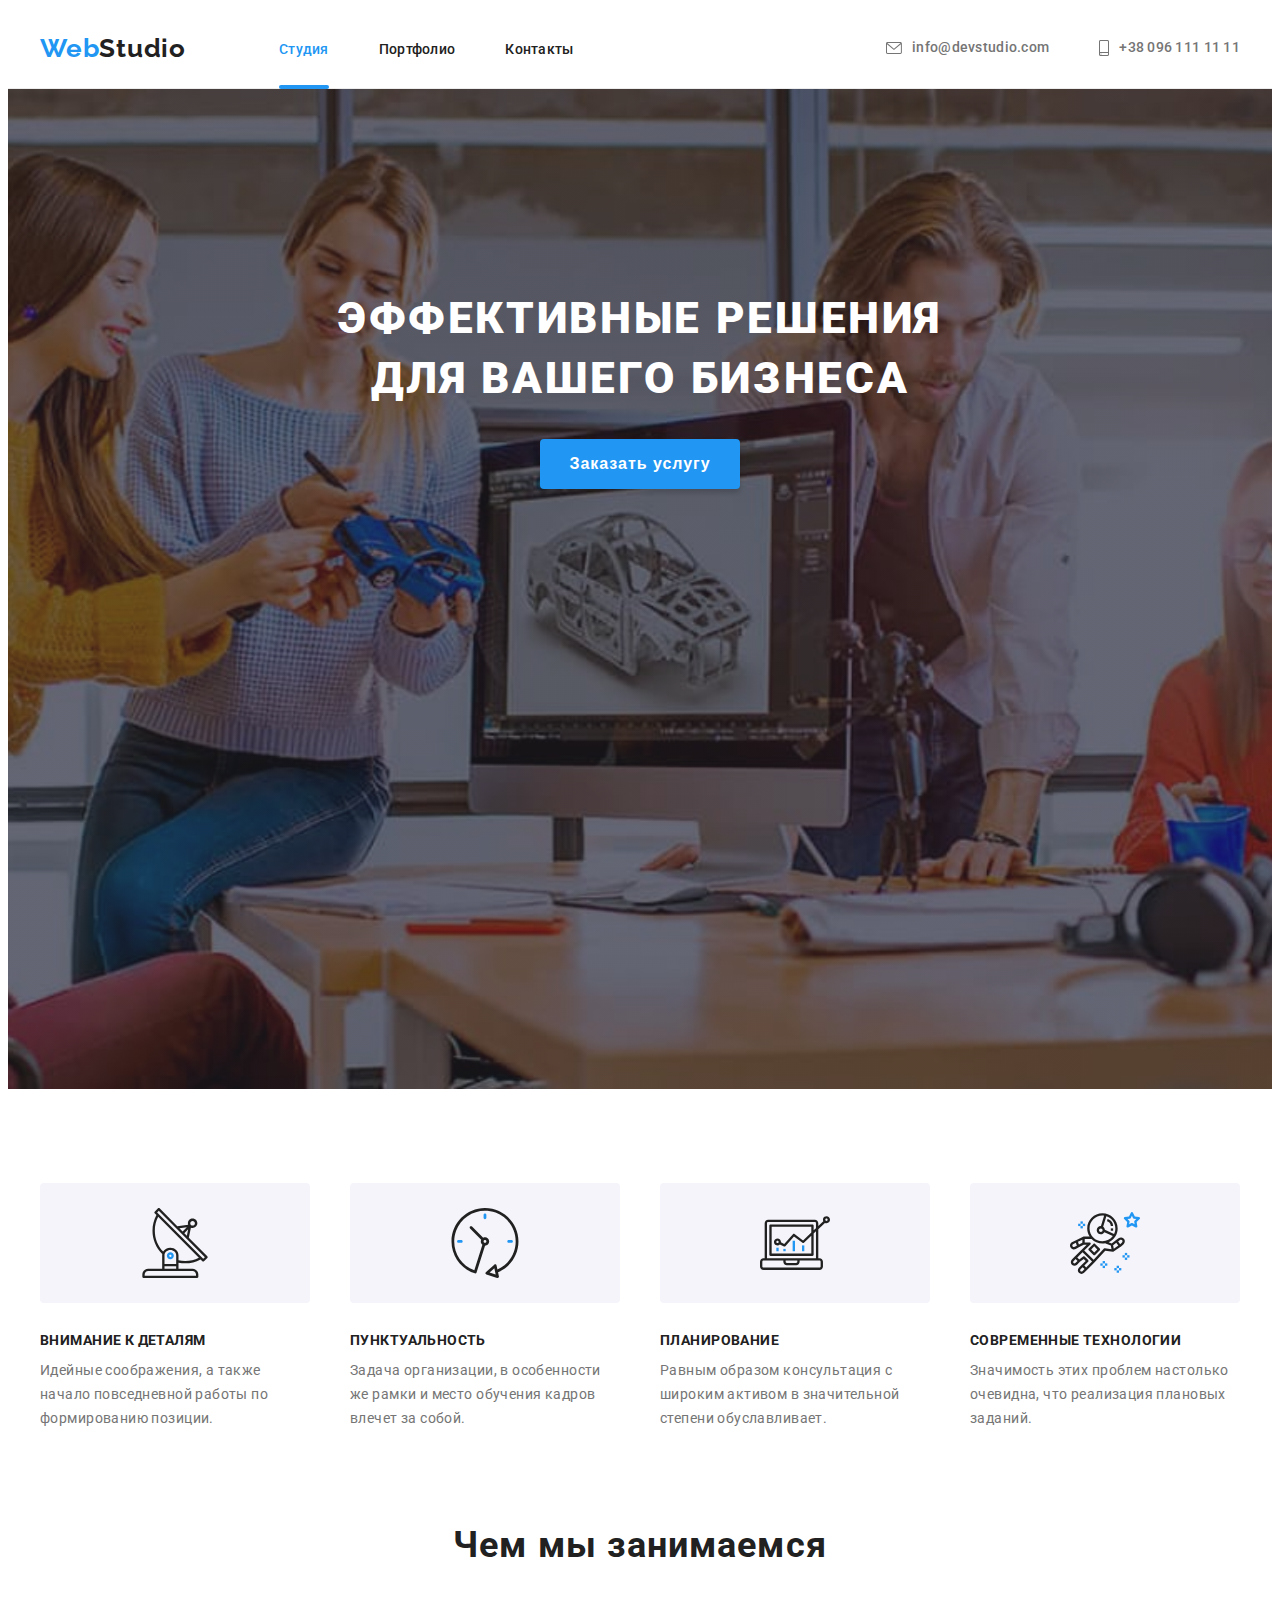
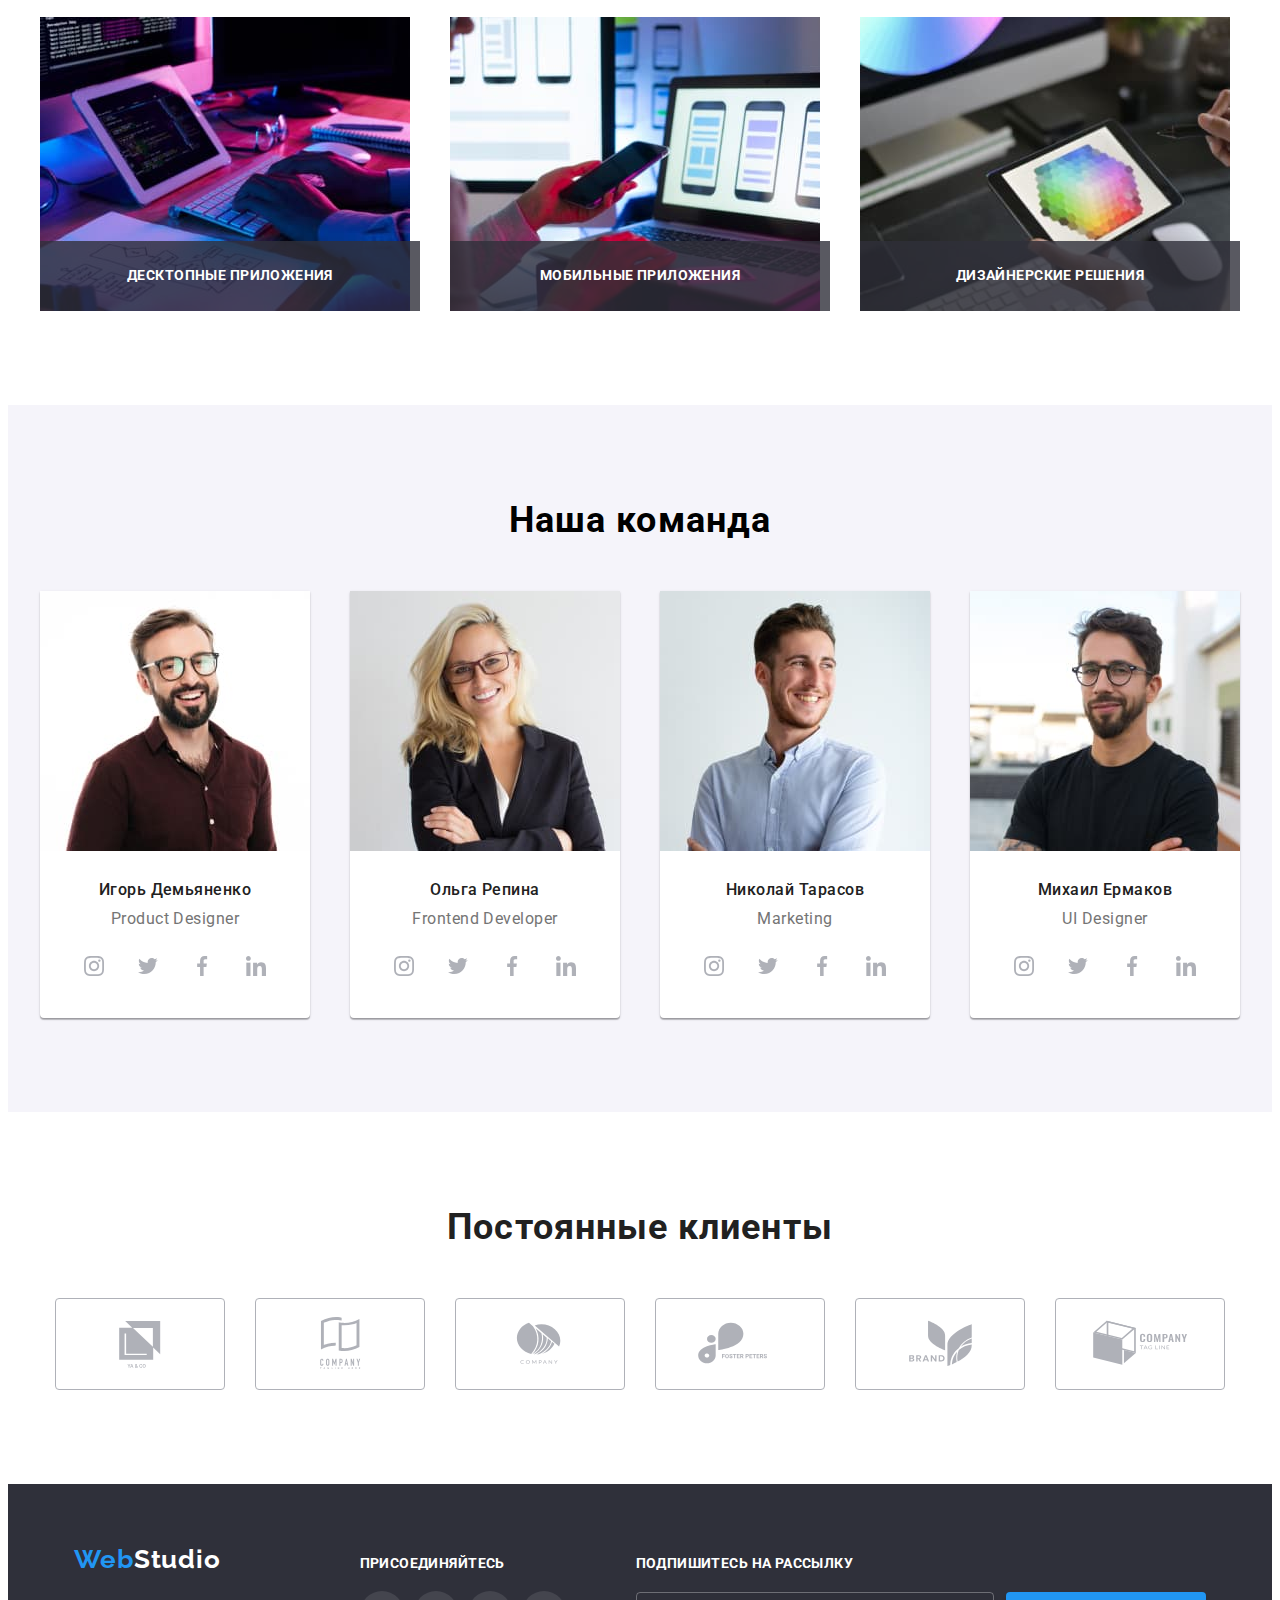
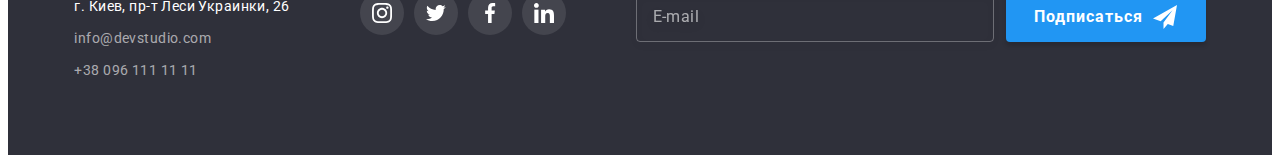
<file: index.html>
<!DOCTYPE html>
<html lang="ru">
<head>
    <meta charset="UTF-8">
    <meta http-equiv="X-UA-Compatible" content="IE=edge">
    <meta name="viewport" content="width=device-width, initial-scale=1.0">
    <link rel="preconnect" href="https://fonts.googleapis.com" />
    <link rel="preconnect" href="https://fonts.gstatic.com" crossorigin />
    <link href="https://fonts.googleapis.com/css2?family=Roboto:wght@400;500;700;900&family=Raleway:wght@700&display=swap"
        rel="stylesheet" 
    />
    <title>Gnat mac WebStudio</title>
    <link rel="stylesheet" href="https://cdnjs.cloudflare.com/ajax/libs/modern-normalize/1.1.0/modern-normalize.min.css"
        integrity="sha512-wpPYUAdjBVSE4KJnH1VR1HeZfpl1ub8YT/NKx4PuQ5NmX2tKuGu6U/JRp5y+Y8XG2tV+wKQpNHVUX03MfMFn9Q=="
        crossorigin="anonymous" referrerpolicy="no-referrer" />
    <link rel="stylesheet" href="./css/main.min.css" />
</head>
    <body class="body">
    <!--Section 1 header--> 
    <header class="header">
        <div class="container">
            <a class="header__logo logo link" href="./index.html">Web<span class="header__logo-text--right">Studio</span>
            </a>
           
            <nav class="navigation">
                <ul class="menu-list__list list">
                    <li class="menu-list__item"><a class="menu-list__link link current" href="./index.html">Студия</a></li>
                    <li class="menu-list__item"><a class="menu-list__link link" href="./portfolio.html">Портфолио</a></li>
                    <li class="menu-list__item"><a class="menu-list__link link" href="">Контакты</a></li>
                </ul>
            </nav>
            <div class="contacts">
                <a class="contacts__link link" href="mailto:info@devstudio.com">
                    <svg class="contacts__icon" width="16" height="12">
                        <use href="./images/icons/symbol-defs.svg#icon-envelope"></use>
                    </svg>
                    info@devstudio.com</a>
                <a class="contacts__link link" href="tel:+380961111111">
                    <svg class="contacts__icon" width="10" height="16">
                        <use href="./images/icons/symbol-defs.svg#icon-smartphone"></use>
                    </svg>
                    +38 096 111 11 11</a>
            </div>
            
            <button type="button" class="menu-open-button" >
                <svg class="open-icon" width="40" height="40">
                    <use class="icon-menu-open" href="./images/icons/symbol-defs.svg#icon-menu-open"></use>
                </svg>
            </button>
        </div>
            <div class="mob-overlay">
                <div class="mob-menu is-hidden">
                    <div class="container">
                        <button type="button" class="menu-close-button">
                            <svg class="close-icon" width="40" height="40">
                                <use class="icon-menu-close" href="./images/icons/symbol-defs.svg#icon-menu-close"></use>
                            </svg>
                        </button>
                        <div class="mob-menu-top">
                            <ul class="mob-menu-list list">
                                <li class="mob-menu-list__item"><a class="mob-menu-list__link link current" href="./index.html">Студия</a></li>
                                <li class="mob-menu-list__item"><a class="mob-menu-list__link link" href="./portfolio.html">Портфолио</a></li>
                                <li class="mob-menu-list__item"><a class="mob-menu-list__link link" href="">Контакты</a></li>
                            </ul>
                        </div>
                        <div class="mob-menu-bottom">
                            <div class="mob-contacts">
                                <a class="mob-contacts__tel link" href="tel:+380961111111">
                                    +38 096 111 11 11</a>
                                <a class="mob-contacts__link link" href="mailto:info@devstudio.com">
                                    info@devstudio.com</a>
                            </div>
                            <ul class="mob-soc-list list">
                                <li class="mob-soc-list__item"> <a href="" class="mob-soc-list__link link" href="">
                                Instargram</a> </li>
                                <li class="mob-soc-list__item"> <a href="" class="mob-soc-list__link link" href="">
                                Twitter</a> </li>
                                <li class="mob-soc-list__item"> <a href="" class="mob-soc-list__link link" href="">
                                Facebook</a> </li>
                                <li class="mob-soc-list__item"> <a href="" class="mob-soc-list__link link" href="">
                                Linkedin</a> </li>
                            </ul>
                        </div>
                    </div>
                </div>
            </div>
        <!-- </div> -->
    </header>
    <main>
    <!--Section 2 hero -->
        <section class="hero">
            <div class="container">
            <div class="hero__pic">   
            <h1 class="hero__title">Эффективные решения для вашего бизнеса</h1>
                <button type="button" class="hero__btn btn" data-modal-open>Заказать услугу</button>
            </div>
            </div>
        </section>
    <!--Section 3 benefits -->
        <section class="benefits section">
            <div class="container">
            <ul class="benefits-list list">
                <li class="benefits-list__item">
                    <div class="benefits-list__icons">
                    <svg class="benefits-list__icon">
                        <use href="./images/icons/symbol-defs.svg#icon-antenna"></use>
                    </svg>
                    </div>
                    <p class="benefits-list__text-up text-up">Внимание к деталям</p>
                    <p class="benefits-list__text-low text-low">Идейные соображения, а также начало повседневной работы по формированию позиции.</p>
                </li>
                <li class="benefits-list__item">
                    <div class="benefits-list__icons">
                    <svg class="benefits-list__icon">
                        <use href="./images/icons/symbol-defs.svg#icon-clock"></use>
                    </svg>
                    </div>
                    <p class="benefits-list__text-up text-up">Пунктуальность</p>
                    <p class="benefits-list__text-low text-low">Задача организации, в особенности же рамки и место обучения кадров влечет за собой.</p>
                </li>
                <li class="benefits-list__item">
                    <div class="benefits-list__icons">
                    <svg class="benefits-list__icon">
                        <use href="./images/icons/symbol-defs.svg#icon-diagram"></use>
                    </svg>
                    </div>
                    <p class="benefits-list__text-up text-up">Планирование</p>
                    <p class="benefits-list__text-low text-low">Равным образом консультация с широким активом в значительной степени обуславливает.</p>
                </li>
                <li class="benefits-list__item">
                    <div class="benefits-list__icons">
                    <svg class="benefits-list__icon">
                        <use href="./images/icons/symbol-defs.svg#icon-astronaut"></use>
                    </svg>
                    </div>
                    <p class="benefits-list__text-up text-up">Современные технологии</p>
                    <p class="benefits-list__text-low text-low">Значимость этих проблем настолько очевидна, что реализация плановых заданий.</p>
                </li>
            </ul>
            </div>
        </section>
    <!--Section 4 what-we-do -->
        <section class="we-do section">
            <div class="container">
            <h2 class="we-do-title">Чем мы занимаемся</h2>
            <ul class="we-do-list list">
                <li class="we-do-list__item"><img src="./images/we-do-1.jpg" alt="десктопный приложения" width="370">
                <div class="we-do-list__name">
                    <p class="we-do-list__text">Десктопные приложения</p>
                </div>
                </li>
                <li class="we-do-list__item"><img src="./images/we-do-2.jpg" alt="мобильные приложения" width="370">
                <div class="we-do-list__name">
                    <p class="we-do-list__text">Мобильные приложения</p>
                </div>
                </li>
                <li class="we-do-list__item"><img src="./images/we-do-3.jpg" alt="дизайнерские решения" width="370">
                <div class="we-do-list__name">
                    <p class="we-do-list__text">Дизайнерские решения</p>
                </div>
                </li>
            </ul>
            </div>
        </section>
    <!--Section 5 our-team -->
        <section class="our-team section">
            <div class="container">
            <h2 class="our-team-title">Наша команда</h2>
            <ul class="our-team-list list">
                <li class="our-team-list__item">
                    <picture>
                        <source srcset="
                        ./images/team-1-1200-1.jpg 1x,
                        ./images/team-1-1200-2.jpg 2x" media="(min-width: 1200px)" type="image/jpeg" />
                        <source srcset="
                        ./images/team-1-768-1.jpg 1x,
                        ./images/team-1-768-2.jpg 2x" media="(min-width: 768px)" type="image/jpeg" />
                        <source srcset="
                        ./images/team-1-480-2.jpg 2x" media="(max-width: 480px)" type="image/jpeg" />
                        <img class="our-team-list" src="./images/team-1-480-1.jpg" alt="Игорь Демьяненко" width="450" height="460" />
                    </picture>
                    <div class="our-team-list__text"> 
                    <h3 class="our-team-list__text-up text-up">Игорь Демьяненко</p>
                    <p class="our-team-list__text-low text-low" lang="en">Product Designer</p>
                    <ul class="social-list our-team-list__social-list list ">
                        <li class="social-list__item">
                            <a href="" class="social-list__link link">
                                <svg class="social-list__icon" width="20" height="20">
                                    <use href="./images/icons/symbol-defs.svg#icon-instagram"></use>
                                </svg>
                            </a></li>
                        <li class="social-list__item">
                            <a href="" class="social-list__link link">
                                <svg class="social-list__icon" width="20" height="20">
                                    <use href="./images/icons/symbol-defs.svg#icon-twitter"></use>
                                </svg>
                            </a></li>
                        <li class="social-list__item">
                            <a href="" class="social-list__link link">
                                <svg class="social-list__icon" width="20" height="20">
                                    <use href="./images/icons/symbol-defs.svg#icon-facebook"></use>
                                </svg>
                            </a></li>
                        <li class="social-list__item">
                            <a href="" class="social-list__link link">
                                <svg class="social-list__icon" width="20" height="20">
                                    <use href="./images/icons/symbol-defs.svg#icon-linkedin"></use>
                                </svg>
                            </a></li>
                    </ul>
                </div>
                </li>
                <li class="our-team-list__item">
                    <picture>
                        <source srcset="
                        ./images/team-2-1200-1.jpg 1x,
                        ./images/team-2-1200-2.jpg 2x" media="(min-width: 1200px)" type="image/jpeg" />
                        <source srcset="
                        ./images/team-2-768-1.jpg 1x,
                        ./images/team-2-768-2.jpg 2x" media="(min-width: 768px)" type="image/jpeg" />
                        <source srcset="
                        ./images/team-2-480-2.jpg 2x" media="(max-width: 480px)" type="image/jpeg" />
                        <img class="our-team-list" src="./images/team-2-480-1.jpg" alt="Ольга Репина" width="450" height="460" />
                    </picture>
                    <div class="our-team-list__text">
                    <h3 class="our-team-list__text-up text-up">Ольга Репина</p>
                    <p class="our-team-list__text-low text-low" lang="en">Frontend Developer</p>
                        <ul class="social-list our-team-list__social-list list ">
                            <li class="social-list__item">
                                <a href="" class="social-list__link link">
                                    <svg class="social-list__icon" width="20" height="20">
                                        <use href="./images/icons/symbol-defs.svg#icon-instagram"></use>
                                    </svg>
                                </a>
                            </li>
                            <li class="social-list__item">
                                <a href="" class="social-list__link link">
                                    <svg class="social-list__icon" width="20" height="20">
                                        <use href="./images/icons/symbol-defs.svg#icon-twitter"></use>
                                    </svg>
                                </a>
                            </li>
                            <li class="social-list__item">
                                <a href="" class="social-list__link link">
                                    <svg class="social-list__icon" width="20" height="20">
                                        <use href="./images/icons/symbol-defs.svg#icon-facebook"></use>
                                    </svg>
                                </a>
                            </li>
                            <li class="social-list__item">
                                <a href="" class="social-list__link link">
                                    <svg class="social-list__icon" width="20" height="20">
                                        <use href="./images/icons/symbol-defs.svg#icon-linkedin"></use>
                                    </svg>
                                </a>
                            </li>
                        </ul>
                </div>
                </li>
                <li class="our-team-list__item">
                    <picture>
                        <source srcset="
                        ./images/team-3-1200-1.jpg 1x,
                        ./images/team-3-1200-2.jpg 2x" media="(min-width: 1200px)" type="image/jpeg" />
                        <source srcset="
                        ./images/team-3-768-1.jpg 1x,
                        ./images/team-3-768-2.jpg 2x" media="(min-width: 768px)" type="image/jpeg" />
                        <source srcset="
                        ./images/team-3-480-2.jpg 2x" media="(max-width: 480px)" type="image/jpeg" />
                        <img class="our-team-list" src="./images/team-3-480-1.jpg" alt="Николай Тарасов" width="450" height="460" />
                    </picture>
                    <div class="our-team-list__text">
                    <h3 class="our-team-list__text-up text-up">Николай Тарасов</p>
                    <p class="our-team-list__text-low text-low" lang="en">Marketing</p>
                        <ul class="social-list our-team-list__social-list list ">
                            <li class="social-list__item">
                                <a href="" class="social-list__link link">
                                    <svg class="social-list__icon" width="20" height="20">
                                        <use href="./images/icons/symbol-defs.svg#icon-instagram"></use>
                                    </svg>
                                </a>
                            </li>
                            <li class="social-list__item">
                                <a href="" class="social-list__link link">
                                    <svg class="social-list__icon" width="20" height="20">
                                        <use href="./images/icons/symbol-defs.svg#icon-twitter"></use>
                                    </svg>
                                </a>
                            </li>
                            <li class="social-list__item">
                                <a href="" class="social-list__link link">
                                    <svg class="social-list__icon" width="20" height="20">
                                        <use href="./images/icons/symbol-defs.svg#icon-facebook"></use>
                                    </svg>
                                </a>
                            </li>
                            <li class="social-list__item">
                                <a href="" class="social-list__link link">
                                    <svg class="social-list__icon" width="20" height="20">
                                        <use href="./images/icons/symbol-defs.svg#icon-linkedin"></use>
                                    </svg>
                                </a>
                            </li>
                        </ul>
                </div>
                </li>
                <li class="our-team-list__item">
                    <picture>
                        <source srcset="
                        ./images/team-4-1200-1.jpg 1x,
                        ./images/team-4-1200-2.jpg 2x" media="(min-width: 1200px)" type="image/jpeg" />
                        <source srcset="
                        ./images/team-4-768-1.jpg 1x,
                        ./images/team-4-768-2.jpg 2x" media="(min-width: 768px)" type="image/jpeg" />
                        <source srcset="
                        ./images/team-4-480-2.jpg 2x" media="(max-width: 480px)" type="image/jpeg" />
                        <img class="our-team-list" src="./images/team-4-480-1.jpg" alt="Михаил Ермаков" width="450" height="460" />
                    </picture>
                    <div class="our-team-list__text">
                    <h3 class="our-team-list__text-up text-up">Михаил Ермаков</p>
                    <p class="our-team-list__text-low text-low" lang="en">UI Designer</p>
                    <ul class="social-list our-team-list__social-list list ">
                        <li class="social-list__item">
                            <a href="" class="social-list__link link">
                                <svg class="social-list__icon" width="20" height="20">
                                    <use href="./images/icons/symbol-defs.svg#icon-instagram"></use>
                                </svg>
                            </a>
                        </li>
                        <li class="social-list__item">
                            <a href="" class="social-list__link link">
                                <svg class="social-list__icon" width="20" height="20">
                                    <use href="./images/icons/symbol-defs.svg#icon-twitter"></use>
                                </svg>
                            </a>
                        </li>
                        <li class="social-list__item">
                            <a href="" class="social-list__link link">
                                <svg class="social-list__icon" width="20" height="20">
                                    <use href="./images/icons/symbol-defs.svg#icon-facebook"></use>
                                </svg>
                            </a>
                        </li>
                        <li class="social-list__item">
                            <a href="" class="social-list__link link">
                                <svg class="social-list__icon" width="20" height="20">
                                    <use href="./images/icons/symbol-defs.svg#icon-linkedin"></use>
                                </svg>
                            </a>
                        </li>
                    </ul>
                </div>
                </li>
            </ul>
            </div>
        </section>
        <!--Section 6 CLIENTS -->
        <section class="client section">
            <div class="container">
                <h2 class="client-title">Постоянные клиенты</h2>
                <ul class="client-list list">
                    <li class="client-list__item"><a href="" class="client-list__link link">
                        <svg class="client-list__icon" width="170" height="92">
                                    <use href="./images/icons/symbol-defs.svg#icon-Client-1"></use>
                                </svg>
                    </a></li>
                    <li class="client-list__item"><a href="" class="client-list__link link">
                        <svg class="client-list__icon" width="170" height="92">
                                    <use href="./images/icons/symbol-defs.svg#icon-Client-2"></use>
                                </svg>
                    </a></li>
                    <li class="client-list__item"><a href="" class="client-list__link link">
                        <svg class="client-list__icon" width="170" height="92">
                                    <use href="./images/icons/symbol-defs.svg#icon-Client-3"></use>
                                </svg>
                    </a></li>
                    <li class="client-list__item"><a href="" class="client-list__link link">
                        <svg class="client-list__icon" width="170" height="92">
                                    <use href="./images/icons/symbol-defs.svg#icon-Client-4"></use>
                                </svg>
                    </a></li>
                    <li class="client-list__item"><a href="" class="client-list__link link">
                        <svg class="client-list__icon" width="170" height="92">
                                    <use href="./images/icons/symbol-defs.svg#icon-Client-5"></use>
                                </svg>
                    </a></li>
                    <li class="client-list__item"><a href="" class="client-list__link link">
                        <svg class="client-list__icon" width="170" height="92">
                                    <use href="./images/icons/symbol-defs.svg#icon-Client-6"></use>
                                </svg>
                    </a></li>
                </ul>
            </div>
        </section>
    </main>
    <!--Section FOOTER -->
    <footer class="footer section">
        <div class="container">
            <div class="footer-wrap">
                <div class="footer-box">
                <div class="footer-info">
                    <a class="logo footer__logo link" href="./index.html">Web<span
                            class="footer__logo-text--right-white">Studio</span></a>
                    <address>
                        <ul class="footer-list list">
                            <li class="footer-list__item"><a href="https://goo.gl/maps/JQPirbtN8Ry6AJ1e7" target="_blank"
                                    class="footer-list__address link">г. Киев, пр-т Леси Украинки, 26</a></li>
                            <li class="footer-list__item"><a href="mailto:info@devstudio.com"
                                    class="link footer-list__link">info@devstudio.com</a></li>
                            <li class="footer-list__item"><a href="tel:+380961111111" class="link footer-list__link">+38 096
                                    111 11
                                    11</a></li>
                        </ul>
                    </address>
                </div>
                <div class="footer-social">
                    <h3 class="footer-social-title">Присоединяйтесь</h3>
                    <ul class="footer-social-list  list">
                        <li class="footer-social-list__item">
                            <a href="" class="footer-social-list__link link">
                                <svg class="footer-social-list__icon" width="20" height="20">
                                    <use href="./images/icons/symbol-defs.svg#icon-instagram"></use>
                                </svg>
                            </a>
                        </li>
                        <li class="footer-social-list__item">
                            <a href="" class="footer-social-list__link link">
                                <svg class="footer-social-list__icon" width="20" height="20">
                                    <use href="./images/icons/symbol-defs.svg#icon-twitter"></use>
                                </svg>
                            </a>
                        </li>
                        <li class="footer-social-list__item">
                            <a href="" class="footer-social-list__link link">
                                <svg class="footer-social-list__icon" width="20" height="20">
                                    <use href="./images/icons/symbol-defs.svg#icon-facebook"></use>
                                </svg>
                            </a>
                        </li>
                        <li class="footer-social-list__item">
                            <a href="" class="footer-social-list__link link">
                                <svg class="footer-social-list__icon" width="20" height="20">
                                    <use href="./images/icons/symbol-defs.svg#icon-linkedin"></use>
                                </svg>
                            </a>
                        </li>
                    </ul>
                </div>
                </div>
                <div class="footer-form">
                    <form class="footer-form-subscribe form-subscribe">
                        <label class="form-subscribe_label" for="form-subscribe">Подпишитесь на рассылку</label>
                        <div class="form-subscribe__field">
                            <input name="email" type="email" id="form-subscribe" placeholder="E-mail"
                                class="form-subscribe__input" />
                            <button type="submit" class="form-subscribe__btn">
                                Подписаться
                                <svg class="form-subscribe__icon" width="24" height="24">
                                    <use href="./images/icons/symbol-defs.svg#icon-send"></use>
                                </svg>
                            </button>
                        </div>
                    </form>
                </div>
            </div>
        </div>
    </footer>
    <!------------- MODAL ----------->
    <div class="overlay is-hidden" data-modal>
    <div class="modal">
        <button class="modal-close__button" type="button" data-modal-close>
            <svg class="modal-close__icon" width="18" height="18">
                <use href="./images/icons/symbol-defs.svg#icon-close"></use>
            </svg>
        </button>
        <p class="modal-title">Оставьте свои данные, мы вам перезвоним</h3>
        <form class="modal-form">
            <div class="modal-form__field">
                <label class="modal-form__label" for="user-name">Имя</label>
                <div class="modal-form__input-wrap">
                    <input 
                    id="user-name"
                    name="user-name"
                    type="text"
                    class="modal-form__input-text"
                    placeholder=""
                    />
                    <svg class="modal-form__input-icon" width="18" height="18">
                        <use href="./images/icons/symbol-defs.svg#icon-person"></use>
                    </svg>
                </div>
            </div>
            <div class="modal-form__field">
                <label class="modal-form__label" for="user-tel">Телефон</label>
                <div class="modal-form__input-wrap">
                    <input 
                    id="user-tel" 
                    name="user-tel" 
                    type="tel" 
                    class="modal-form__input-text" 
                    placeholder="" 
                    />
                    <svg class="modal-form__input-icon" width="18" height="18">
                        <use href="./images/icons/symbol-defs.svg#icon-phone"></use>
                    </svg>
                </div>
            </div>
            <div class="modal-form__field">
                <label class="modal-form__label" for="user-email">Почта</label>
                <div class="modal-form__input-wrap">
                    <input 
                    id="user-email" 
                    name="user-email" 
                    type="email" 
                    class="modal-form__input-text" 
                    placeholder=""
                    />
                    <svg class="modal-form__input-icon" width="18" height="18">
                        <use href="./images/icons/symbol-defs.svg#icon-email"></use>
                    </svg>
                </div>
            </div>
            <div class="modal-form__field">
                <label class="modal-form__label" for="user-text">Комментарий</label>
                <div class="modal-form__input-wrap">
                    <textarea 
                    class="modal-form__input-textarea"
                    name="user-text"
                    id="user-text"
                    placeholder="Введите текст" 
                    ></textarea>
                </div>
            </div>
            <div class="modal-form__field-check">
                    <input
                    type="checkbox"
                    class="modal-form__check visually-hidden" 
                    name="privacy-check" 
                    id="modal-check" 
                    />
                    <label class="modal-form__check-text" for="modal-check">
                    <span>
                        <svg class="modal-form__check-icon" width="16" height="15">
                            <use href="./images/icons/symbol-defs.svg#icon-check"></use>
                        </svg>
                    </span>
                    <p>
                    Соглашаюсь с рассылкой и принимаю <a href="#" class="modal-form__check-link">Условия договора</a>
                    </p>
                    </label>
            </div>
            <div class="btn-wrap">
            <button type="submit" class="modal-btn">Отправить</button>
            </div>
        </form>
    </div>
    </div>
    <script src="./js/modal.js"></script>
    <script src="./js/mob-menu.js"></script>
    </body>
</html>
</file>
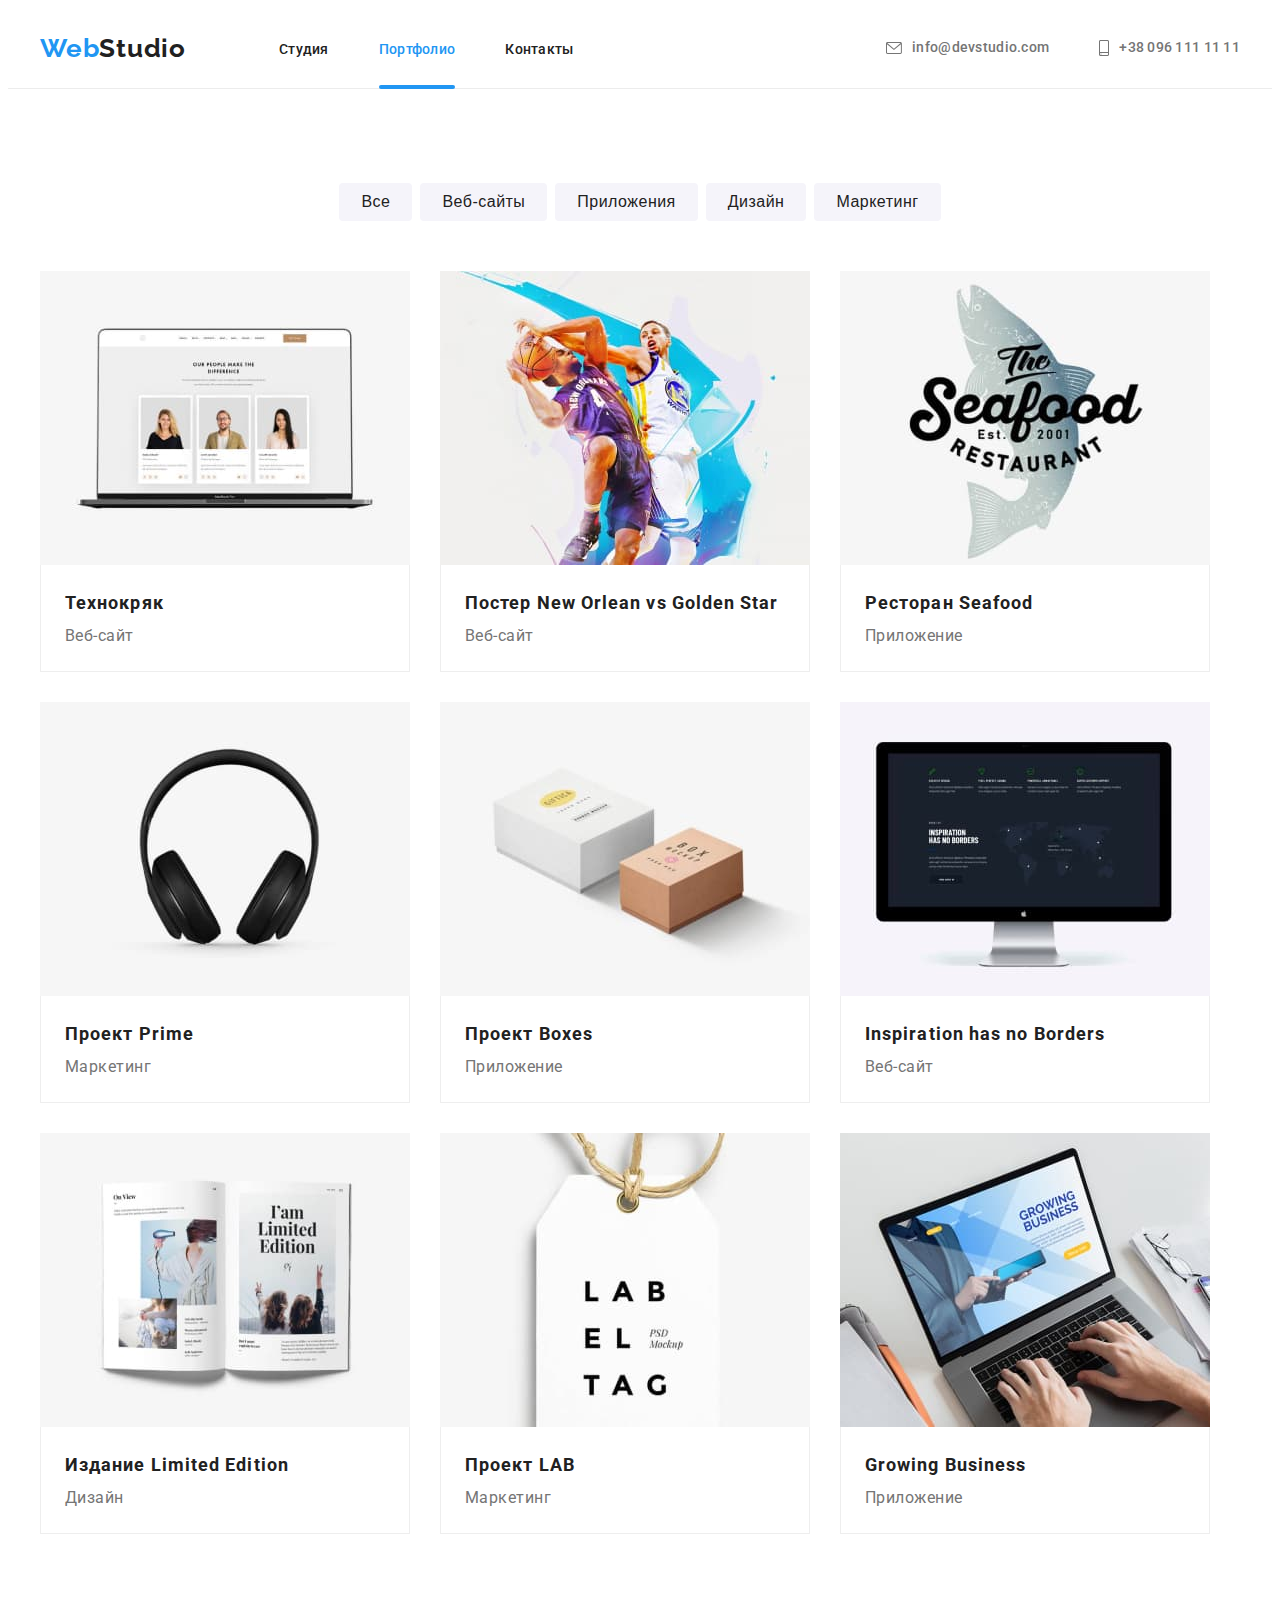
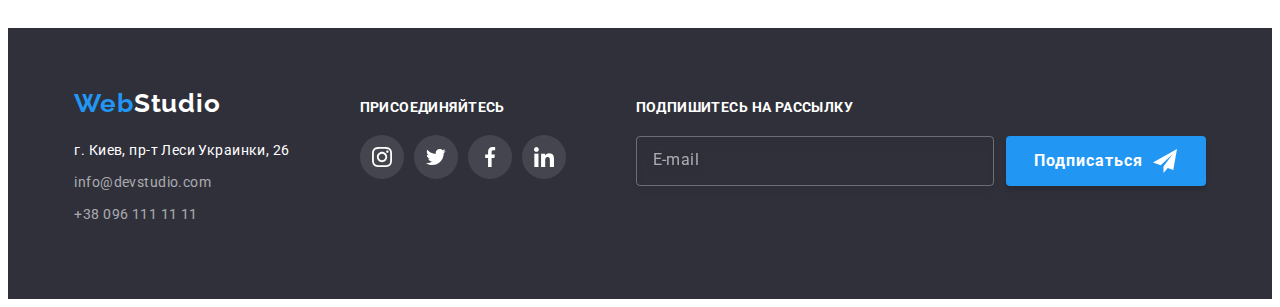
<file: portfolio.html>
<!DOCTYPE html>
<html lang="en">
<head>
    <meta charset="UTF-8" />
    <meta http-equiv="X-UA-Compatible" content="IE=edge" />
    <meta name="viewport" content="width=device-width, initial-scale=1.0" />
    <link rel="preconnect" href="https://fonts.googleapis.com" />
    <link rel="preconnect" href="https://fonts.gstatic.com" crossorigin />
    <link href="https://fonts.googleapis.com/css2?family=Roboto:wght@400;500;700;900&family=Raleway:wght@700&display=swap"
        rel="stylesheet" 
    />
    <title>Gnat - Portfolio - Webstudio</title>
    <link rel="stylesheet" href="https://cdnjs.cloudflare.com/ajax/libs/modern-normalize/1.1.0/modern-normalize.min.css"
        integrity="sha512-wpPYUAdjBVSE4KJnH1VR1HeZfpl1ub8YT/NKx4PuQ5NmX2tKuGu6U/JRp5y+Y8XG2tV+wKQpNHVUX03MfMFn9Q=="
        crossorigin="anonymous" referrerpolicy="no-referrer" />
    <link rel="stylesheet" href="./css/main.min.css" />
</head>
    <body class="body">
    <!--Section 1 header-->
    <header class="header">
        <div class="container">
            <a class="header__logo logo link" href="./index.html">Web<span class="header__logo-text--right">Studio</span>
            </a>
    
            <nav class="navigation">
                <ul class="menu-list__list list">
                    <li class="menu-list__item"><a class="menu-list__link link" href="./index.html">Студия</a></li>
                    <li class="menu-list__item"><a class="menu-list__link link current" href="./portfolio.html">Портфолио</a></li>
                    <li class="menu-list__item"><a class="menu-list__link link" href="">Контакты</a></li>
                </ul>
            </nav>
            <div class="contacts">
                <a class="contacts__link link" href="mailto:info@devstudio.com">
                    <svg class="contacts__icon" width="16" height="12">
                        <use href="./images/icons/symbol-defs.svg#icon-envelope"></use>
                    </svg>
                    info@devstudio.com</a>
                <a class="contacts__link link" href="tel:+380961111111">
                    <svg class="contacts__icon" width="10" height="16">
                        <use href="./images/icons/symbol-defs.svg#icon-smartphone"></use>
                    </svg>
                    +38 096 111 11 11</a>
            </div>
    
            <button type="button" class="menu-open-button">
                <svg class="open-icon" width="40" height="40">
                    <use class="icon-menu-open" href="./images/icons/symbol-defs.svg#icon-menu-open"></use>
                </svg>
            </button>
        </div>
        <div class="mob-overlay">
            <div class="mob-menu is-hidden">
                <div class="container">
                    <button type="button" class="menu-close-button">
                        <svg class="close-icon" width="40" height="40">
                            <use class="icon-menu-close" href="./images/icons/symbol-defs.svg#icon-menu-close"></use>
                        </svg>
                    </button>
                    <div class="mob-menu-top">
                        <ul class="mob-menu-list list">
                            <li class="mob-menu-list__item"><a class="mob-menu-list__link link"
                                    href="./index.html">Студия</a></li>
                            <li class="mob-menu-list__item"><a class="mob-menu-list__link link current"
                                    href="./portfolio.html">Портфолио</a></li>
                            <li class="mob-menu-list__item"><a class="mob-menu-list__link link" href="">Контакты</a></li>
                        </ul>
                    </div>
                    <div class="mob-menu-bottom">
                        <div class="mob-contacts">
                            <a class="mob-contacts__tel link" href="tel:+380961111111">
                                +38 096 111 11 11</a>
                            <a class="mob-contacts__link link" href="mailto:info@devstudio.com">
                                info@devstudio.com</a>
                        </div>
                        <ul class="mob-soc-list list">
                            <li class="mob-soc-list__item"> <a href="" class="mob-soc-list__link link" href="">
                                    Instargram</a> </li>
                            <li class="mob-soc-list__item"> <a href="" class="mob-soc-list__link link" href="">
                                    Twitter</a> </li>
                            <li class="mob-soc-list__item"> <a href="" class="mob-soc-list__link link" href="">
                                    Facebook</a> </li>
                            <li class="mob-soc-list__item"> <a href="" class="mob-soc-list__link link" href="">
                                    Linkedin</a> </li>
                        </ul>
                    </div>
                </div>
            </div>
        </div>
        <!-- </div> -->
    </header>
    <main>
    <!--Section 2 Projects -->
    <section class="portfolio section">
        <div class="container">
            <ul class="portfolio__btns-list btns-list list">
                <li class="btns-list__item"><button type="button" class="btns-list__btn btn">Все</button></li>
                <li class="btns-list__item"><button type="button" class="btns-list__btn btn">Веб-сайты</button></li>
                <li class="btns-list__item"><button type="button" class="btns-list__btn btn">Приложения</button></li>
                <li class="btns-list__item"><button type="button" class="btns-list__btn btn">Дизайн</button></li>
                <li class="btns-list__item"><button type="button" class="btns-list__btn btn">Маркетинг</button></li>
            </ul>
            <ul class="portfolio__project-list project-list list">
                <li class="project-list__item">
                    <a href="" class="project-list__link link">
                    <div class="project-list__image">
                    <picture>
                        <source srcset="
                        ./images/projects/project-1-1200-1.jpg 1x,
                        ./images/projects/project-1-1200-2.jpg 2x" media="(min-width: 1200px)" type="image/jpeg" />
                        <source srcset="
                        ./images/projects/project-1-768-1.jpg 1x,
                        ./images/projects/project-1-768-2.jpg 2x" media="(min-width: 768px)" type="image/jpeg" />
                        <source srcset="
                        ./images/projects/project-1-480-2.jpg 2x" media="(max-width: 480px)" type="image/jpeg" />
                        <img src="./images/projects/project-1-480-1.jpg" alt="Веб-сайт Технокряк" width="450" height="294" />
                    </picture>
                    <p class="project-list__hover">Ресурс предлагает комплексные предложения с разным уровнем функционала и сервисов. Все это
                    позволит посетителю получить
                    исчерпывающие сведения о компании или частном лице.</p></div>
                    <div class="project-list__name">
                    <p class="project-list__text-up">Технокряк</p>
                    <p  class="project-list__text-low">Веб-сайт</p>
                    </div>
                    </a>
                </li>
                <li class="project-list__item">
                <a href="" class="project-list__link link">
                    <div class="project-list__image">
                        <picture>
                            <source srcset="
                            ./images/projects/project-2-1200-1.jpg 1x,
                            ./images/projects/project-2-1200-2.jpg 2x" media="(min-width: 1200px)" type="image/jpeg" />
                            <source srcset="
                            ./images/projects/project-2-768-1.jpg 1x,
                            ./images/projects/project-2-768-2.jpg 2x" media="(min-width: 768px)" type="image/jpeg" />
                            <source srcset="
                            ./images/projects/project-2-480-2.jpg 2x" media="(max-width: 480px)" type="image/jpeg" />
                            <img src="./images/projects/project-2-480-1.jpg" alt="Веб-сайт Постер New Orlean vs Golden Star" width="450" height="294" />
                        </picture>
                        <p class="project-list__hover">Ресурс предлагает комплексные предложения с разным уровнем функционала и сервисов.
                            Все это
                            позволит посетителю получить
                            исчерпывающие сведения о компании или частном лице.</p>
                    </div>
                    <div class="project-list__name">
                        <p class="project-list__text-up">Постер New Orlean vs Golden Star</p>
                        <p class="project-list__text-low">Веб-сайт</p>
                    </div>
                </a>
                </li>
                <li class="project-list__item">
                    <a href="" class="project-list__link link">
                        <div class="project-list__image">
                            <picture>
                                <source srcset="
                                ./images/projects/project-3-1200-1.jpg 1x,
                                ./images/projects/project-3-1200-2.jpg 2x" media="(min-width: 1200px)" type="image/jpeg" />
                                <source srcset="
                                ./images/projects/project-3-768-1.jpg 1x,
                                ./images/projects/project-3-768-2.jpg 2x" media="(min-width: 768px)" type="image/jpeg" />
                                <source srcset="
                                ./images/projects/project-3-480-2.jpg 2x" media="(max-width: 480px)" type="image/jpeg" />
                                <img src="./images/projects/project-3-480-1.jpg" alt="Приложение Ресторан Seafood" width="450" height="294" />
                            </picture>
                            <p class="project-list__hover">Ресурс предлагает комплексные предложения с разным уровнем функционала и
                                сервисов.
                                Все это
                                позволит посетителю получить
                                исчерпывающие сведения о компании или частном лице.</p>
                        </div>
                        <div class="project-list__name">
                            <p class="project-list__text-up">Ресторан Seafood</p>
                            <p class="project-list__text-low">Приложение</p>
                        </div>
                    </a>
                </li>
                <li class="project-list__item">
                    <a href="" class="project-list__link link">
                        <div class="project-list__image">
                            <picture>
                                <source srcset="
                                ./images/projects/project-4-1200-1.jpg 1x,
                                ./images/projects/project-4-1200-2.jpg 2x" media="(min-width: 1200px)" type="image/jpeg" />
                                <source srcset="
                                ./images/projects/project-4-768-1.jpg 1x,
                                ./images/projects/project-4-768-2.jpg 2x" media="(min-width: 768px)" type="image/jpeg" />
                                <source srcset="
                                ./images/projects/project-4-480-2.jpg 2x" media="(max-width: 480px)" type="image/jpeg" />
                                <img src="./images/projects/project-4-480-1.jpg" alt="Маркетинг Проект Prime" width="450" height="294" />
                            </picture>
                            <p class="project-list__hover">Ресурс предлагает комплексные предложения с разным уровнем функционала и
                                сервисов.
                                Все это
                                позволит посетителю получить
                                исчерпывающие сведения о компании или частном лице.</p>
                        </div>
                        <div class="project-list__name">
                            <p class="project-list__text-up">Проект Prime</p>
                            <p class="project-list__text-low">Маркетинг</p>
                        </div>
                    </a>
                </li>
                <li class="project-list__item">
                    <a href="" class="project-list__link link">
                        <div class="project-list__image">
                            <picture>
                                <source srcset="
                                ./images/projects/project-5-1200-1.jpg 1x,
                                ./images/projects/project-5-1200-2.jpg 2x" media="(min-width: 1200px)" type="image/jpeg" />
                                <source srcset="
                                ./images/projects/project-5-768-1.jpg 1x,
                                ./images/projects/project-5-768-2.jpg 2x" media="(min-width: 768px)" type="image/jpeg" />
                                <source srcset="
                                ./images/projects/project-5-480-2.jpg 2x" media="(max-width: 480px)" type="image/jpeg" />
                                <img src="./images/projects/project-5-480-1.jpg" alt="Приложение Проект Boxes" width="450" height="294" />
                            </picture>
                            <p class="project-list__hover">Ресурс предлагает комплексные предложения с разным уровнем функционала и
                                сервисов.
                                Все это
                                позволит посетителю получить
                                исчерпывающие сведения о компании или частном лице.</p>
                        </div>
                        <div class="project-list__name">
                            <p class="project-list__text-up">Проект Boxes</p>
                            <p class="project-list__text-low">Приложение</p>
                        </div>
                    </a>
                </li>
                <li class="project-list__item">
                    <a href="" class="project-list__link link">
                        <div class="project-list__image">
                            <picture>
                                <source srcset="
                                ./images/projects/project-6-1200-1.jpg 1x,
                                ./images/projects/project-6-1200-2.jpg 2x" media="(min-width: 1200px)" type="image/jpeg" />
                                <source srcset="
                                ./images/projects/project-6-768-1.jpg 1x,
                                ./images/projects/project-6-768-2.jpg 2x" media="(min-width: 768px)" type="image/jpeg" />
                                <source srcset="
                                ./images/projects/project-6-480-2.jpg 2x" media="(max-width: 480px)" type="image/jpeg" />
                                <img src="./images/projects/project-6-480-1.jpg" alt="Веб-сайт Inspiration has no Borders" width="450" height="294" />
                            </picture>
                            <p class="project-list__hover">Ресурс предлагает комплексные предложения с разным уровнем функционала и
                                сервисов.
                                Все это
                                позволит посетителю получить
                                исчерпывающие сведения о компании или частном лице.</p>
                        </div>
                        <div class="project-list__name">
                            <p class="project-list__text-up">Inspiration has no Borders</p>
                            <p class="project-list__text-low">Веб-сайт</p>
                        </div>
                    </a>
                </li>
                <li class="project-list__item">
                    <a href="" class="project-list__link link">
                        <div class="project-list__image">
                            <picture>
                                <source srcset="
                                ./images/projects/project-7-1200-1.jpg 1x,
                                ./images/projects/project-7-1200-2.jpg 2x" media="(min-width: 1200px)" type="image/jpeg" />
                                <source srcset="
                                ./images/projects/project-7-768-1.jpg 1x,
                                ./images/projects/project-7-768-2.jpg 2x" media="(min-width: 768px)" type="image/jpeg" />
                                <source srcset="
                                ./images/projects/project-7-480-2.jpg 2x" media="(max-width: 480px)" type="image/jpeg" />
                                <img src="./images/projects/project-7-480-1.jpg" alt="Дизайн Издание Limited Edition" width="450" height="294" />
                            </picture>
                            <p class="project-list__hover">Ресурс предлагает комплексные предложения с разным уровнем функционала и
                                сервисов.
                                Все это
                                позволит посетителю получить
                                исчерпывающие сведения о компании или частном лице.</p>
                        </div>
                        <div class="project-list__name">
                            <p class="project-list__text-up">Издание Limited Edition</p>
                            <p class="project-list__text-low">Дизайн</p>
                        </div>
                    </a>
                </li>
                <li class="project-list__item">
                    <a href="" class="project-list__link link">
                        <div class="project-list__image">
                            <picture>
                                <source srcset="
                                ./images/projects/project-8-1200-1.jpg 1x,
                                ./images/projects/project-8-1200-2.jpg 2x" media="(min-width: 1200px)" type="image/jpeg" />
                                <source srcset="
                                ./images/projects/project-8-768-1.jpg 1x,
                                ./images/projects/project-8-768-2.jpg 2x" media="(min-width: 768px)" type="image/jpeg" />
                                <source srcset="
                                ./images/projects/project-8-480-2.jpg 2x" media="(max-width: 480px)" type="image/jpeg" />
                                <img src="./images/projects/project-8-480-1.jpg" alt="Маркетинг Проект LAB" width="450" height="294" />
                            </picture>
                            <p class="project-list__hover">Ресурс предлагает комплексные предложения с разным уровнем функционала и
                                сервисов.
                                Все это
                                позволит посетителю получить
                                исчерпывающие сведения о компании или частном лице.</p>
                        </div>
                        <div class="project-list__name">
                            <p class="project-list__text-up">Проект LAB</p>
                            <p class="project-list__text-low">Маркетинг</p>
                        </div>
                    </a>
                </li>
                <li class="project-list__item">
                    <a href="" class="project-list__link link">
                        <div class="project-list__image">
                            <picture>
                                <source srcset="
                                ./images/projects/project-9-1200-1.jpg 1x,
                                ./images/projects/project-9-1200-2.jpg 2x" media="(min-width: 1200px)" type="image/jpeg" />
                                <source srcset="
                                ./images/projects/project-9-768-1.jpg 1x,
                                ./images/projects/project-9-768-2.jpg 2x" media="(min-width: 768px)" type="image/jpeg" />
                                <source srcset="
                                ./images/projects/project-9-480-2.jpg 2x" media="(max-width: 480px)" type="image/jpeg" />
                                <img src="./images/projects/project-9-480-1.jpg" alt="приложение Growing Business" width="450" height="294" />
                            </picture>
                            <p class="project-list__hover">Ресурс предлагает комплексные предложения с разным уровнем функционала и
                                сервисов.
                                Все это
                                позволит посетителю получить
                                исчерпывающие сведения о компании или частном лице.</p>
                        </div>
                        <div class="project-list__name">
                            <p class="project-list__text-up">Growing Business</p>
                            <p class="project-list__text-low">Приложение</p>
                        </div>
                    </a>
                </li>
            </ul>
            </div>
        </section>
    </main>
    <footer class="footer section">
        <div class="container">
            <div class="footer-wrap">
                <div class="footer-box">
                    <div class="footer-info">
                        <a class="logo footer__logo link" href="./index.html">Web<span
                                class="footer__logo-text--right-white">Studio</span></a>
                        <address>
                            <ul class="footer-list list">
                                <li class="footer-list__item"><a href="https://goo.gl/maps/JQPirbtN8Ry6AJ1e7"
                                        target="_blank" class="footer-list__address link">г. Киев, пр-т Леси Украинки,
                                        26</a></li>
                                <li class="footer-list__item"><a href="mailto:info@devstudio.com"
                                        class="link footer-list__link">info@devstudio.com</a></li>
                                <li class="footer-list__item"><a href="tel:+380961111111" class="link footer-list__link">+38
                                        096
                                        111 11
                                        11</a></li>
                            </ul>
                        </address>
                    </div>
                    <div class="footer-social">
                        <h3 class="footer-social-title">Присоединяйтесь</h3>
                        <ul class="footer-social-list  list">
                            <li class="footer-social-list__item">
                                <a href="" class="footer-social-list__link link">
                                    <svg class="footer-social-list__icon" width="20" height="20">
                                        <use href="./images/icons/symbol-defs.svg#icon-instagram"></use>
                                    </svg>
                                </a>
                            </li>
                            <li class="footer-social-list__item">
                                <a href="" class="footer-social-list__link link">
                                    <svg class="footer-social-list__icon" width="20" height="20">
                                        <use href="./images/icons/symbol-defs.svg#icon-twitter"></use>
                                    </svg>
                                </a>
                            </li>
                            <li class="footer-social-list__item">
                                <a href="" class="footer-social-list__link link">
                                    <svg class="footer-social-list__icon" width="20" height="20">
                                        <use href="./images/icons/symbol-defs.svg#icon-facebook"></use>
                                    </svg>
                                </a>
                            </li>
                            <li class="footer-social-list__item">
                                <a href="" class="footer-social-list__link link">
                                    <svg class="footer-social-list__icon" width="20" height="20">
                                        <use href="./images/icons/symbol-defs.svg#icon-linkedin"></use>
                                    </svg>
                                </a>
                            </li>
                        </ul>
                    </div>
                </div>
                <div class="footer-form">
                    <form class="footer-form-subscribe form-subscribe">
                        <label class="form-subscribe_label" for="form-subscribe">Подпишитесь на рассылку</label>
                        <div class="form-subscribe__field">
                            <input name="email" type="email" id="form-subscribe" placeholder="E-mail"
                                class="form-subscribe__input" />
                            <button type="submit" class="form-subscribe__btn">
                                Подписаться
                                <svg class="form-subscribe__icon" width="24" height="24">
                                    <use href="./images/icons/symbol-defs.svg#icon-send"></use>
                                </svg>
                            </button>
                        </div>
                    </form>
                </div>
            </div>
        </div>
    </footer>
    <div class="overlay is-hidden" data-modal>
        <div class="modal">
            <button class="modal-close__button" type="button" data-modal-close>
                <svg class="modal-close__icon" width="18" height="18">
                    <use href="./images/icons/symbol-defs.svg#icon-close"></use>
                </svg>
            </button>
            <p class="modal-title">Оставьте свои данные, мы вам перезвоним</h3>
            <form class="modal-form">
                <div class="modal-form__field">
                    <label class="modal-form__label" for="user-name">Имя</label>
                    <div class="modal-form__input-wrap">
                        <input id="user-name" name="user-name" type="text" class="modal-form__input-text" placeholder="" />
                        <svg class="modal-form__input-icon" width="18" height="18">
                            <use href="./images/icons/symbol-defs.svg#icon-person"></use>
                        </svg>
                    </div>
                </div>
                <div class="modal-form__field">
                    <label class="modal-form__label" for="user-tel">Телефон</label>
                    <div class="modal-form__input-wrap">
                        <input id="user-tel" name="user-tel" type="tel" class="modal-form__input-text" placeholder="" />
                        <svg class="modal-form__input-icon" width="18" height="18">
                            <use href="./images/icons/symbol-defs.svg#icon-phone"></use>
                        </svg>
                    </div>
                </div>
                <div class="modal-form__field">
                    <label class="modal-form__label" for="user-email">Почта</label>
                    <div class="modal-form__input-wrap">
                        <input id="user-email" name="user-email" type="email" class="modal-form__input-text"
                            placeholder="" />
                        <svg class="modal-form__input-icon" width="18" height="18">
                            <use href="./images/icons/symbol-defs.svg#icon-email"></use>
                        </svg>
                    </div>
                </div>
                <div class="modal-form__field">
                    <label class="modal-form__label" for="user-text">Комментарий</label>
                    <div class="modal-form__input-wrap">
                        <textarea class="modal-form__input-textarea" name="user-text" id="user-text"
                            placeholder="Введите текст"></textarea>
                    </div>
                </div>
                <div class="modal-form__field-check">
                    <input type="checkbox" class="modal-form__check visually-hidden" name="privacy-check"
                        id="modal-check" />
                    <label class="modal-form__check-text" for="modal-check">
                        <span>
                            <svg class="modal-form__check-icon" width="16" height="15">
                                <use href="./images/icons/symbol-defs.svg#icon-check"></use>
                            </svg>
                        </span>
                        <p>
                            Соглашаюсь с рассылкой и принимаю <a href="#" class="modal-form__check-link">Условия
                                договора</a>
                        </p>
                    </label>
                </div>
                <div class="btn-wrap">
                    <button type="submit" class="modal-btn">Отправить</button>
                </div>
            </form>
        </div>
    </div>
    <script src="./js/modal.js"></script>
    <script src="./js/mob-menu.js"></script>
    </body>
    </html>
</file>
<file: css/main.min.css>
*::before,*::after{box-sizing:border-box}p,h1,h2,h3,h4,h5,h6{margin:0}ul,ol{margin:0;padding-left:0}img{display:block;max-width:100%;height:auto}body{color:var(----main-background);font-family:var(--text-font-main)}.list{list-style:none}.link{text-decoration:none;cursor:pointer}.container{width:100%;padding-left:15px;padding-right:15px;margin-left:auto;margin-right:auto}@media screen and (min-width: 480px){.container{width:480px}}@media screen and (min-width: 768px){.container{width:768px}}@media screen and (min-width: 1200px){.container{width:1200px}}@media screen and (max-width: 1199px){.section{padding-top:60px;padding-bottom:60px}}@media screen and (min-width: 1200px){.section{padding-top:94px;padding-bottom:94px}}.logo{font-family:var(--text-font-second);font-weight:700;letter-spacing:.03em}@media screen and (max-width: 1199px){.logo{font-size:24px;line-height:1.1666}}@media screen and (min-width: 1200px){.logo{font-size:26px;line-height:1.19}}.header__logo{color:var(--main-blue)}.header__logo-text--right{color:var(--first-text)}@media screen and (min-width: 768px){.header__logo-text--right{margin-right:88px}}@media screen and (min-width: 1200px){.header__logo-text--right{margin-right:93px}}.footer__logo{color:var(--main-blue);display:block;margin-bottom:20px}.footer__logo-text--right-white{color:#fff}.header{background-color:#fff;border-bottom:1px solid #ececec}.header .container{display:flex;align-items:center}@media screen and (max-width: 767px){.header .container{height:60px}}@media screen and (min-width: 768px)and (max-width: 1199px){.header .container{padding-left:0px;padding-right:0px}}.menu-list__list{display:none}@media screen and (min-width: 768px){.menu-list__list{display:flex}}.navigation{display:flex;align-items:center;margin-right:auto}.menu-list__item:not(:last-child){margin-right:50px}.menu-list__link{position:relative;font-weight:500;font-size:14px;line-height:1.14;letter-spacing:.02em;color:var(--first-text);transition:color 250ms cubic-bezier(0.4, 0, 0.2, 1)}.menu-list__link:hover,.menu-list__link:focus{color:var(--main-blue)}.contacts{display:none}@media screen and (min-width: 768px)and (max-width: 1199px){.contacts{display:block;padding:21px 0px;margin-left:84px;height:80px}}@media screen and (min-width: 1200px){.contacts{justify-content:flex-end;display:flex;align-items:center;height:80px}}.contacts__link{display:inline-flex;flex-wrap:nowrap;align-items:center;justify-content:flex-end;font-weight:500;font-size:14px;line-height:1.14;letter-spacing:.02em;color:var(--text-low);fill:var(--text-low);transition:background-color 250ms cubic-bezier(0.4, 0, 0.2, 1),color 250ms cubic-bezier(0.4, 0, 0.2, 1),box-shadow 250ms cubic-bezier(0.4, 0, 0.2, 1)}@media screen and (min-width: 768px)and (max-width: 1199px){.contacts__link{font-size:12px;line-height:1.166}.contacts__link:not(:last-child){margin-bottom:10px}}.contacts__link:last-child{padding-right:0px}@media screen and (min-width: 1200px){.contacts__link:last-child{margin-left:50px}}.contacts__link:hover,.contacts__link:focus{color:var(--main-blue)}.contacts__icon{margin-right:10px;fill:var(-text-low);transition:fill 250ms cubic-bezier(0.4, 0, 0.2, 1)}.contacts__link:hover .contacts__icon,.contacts__link:focus .contacts__icon{fill:var(--main-blue)}@media screen and (min-width: 768px)and (max-width: 1199px){.full-menu{display:flex}}.menu-open-button,.menu-close-button{background-color:rgba(0,0,0,0);border:none;display:block;margin-left:auto}.menu-open-button:hover,.menu-open-button:focus,.menu-close-button:hover,.menu-close-button:focus{fill:var(--main-blue)}@media screen and (min-width: 768px){.menu-open-button,.menu-close-button{display:none}}.open-icon,.close-icon{transition:fill 250ms cubic-bezier(0.4, 0, 0.2, 1)}.open-icon:hover,.open-icon:focus,.close-icon:hover,.close-icon:focus{fill:var(--main-blue)}.mob-menu{position:fixed;top:0;background-color:#fff;height:100vh;width:100vw;z-index:5;visibility:none;transform:translateX(0);transition:transform 250ms cubic-bezier(0.4, 0, 0.2, 1)}.mob-menu.is-hidden{transform:translateX(100%);visibility:visible}.mob-menu .container{display:flex;flex-direction:column;height:100%;align-items:center;overflow:auto;padding-bottom:48px}@media screen and (min-width: 768px){.mob-menu{display:none}}.menu-close-button{margin-top:10px}.mob-menu-top{padding-left:40px;padding-right:40px;width:100%}.mob-menu-list{width:100%;text-align:left}.mob-menu-list__item:not(:last-child){margin-bottom:32px}.mob-menu-list__link{font-weight:500;font-size:40px;line-height:1.175;text-align:left;letter-spacing:.02em;color:var(--first-text);transition:background-color 250ms cubic-bezier(0.4, 0, 0.2, 1),color 250ms cubic-bezier(0.4, 0, 0.2, 1),box-shadow 250ms cubic-bezier(0.4, 0, 0.2, 1)}.mob-menu-list__link:hover,.mob-menu-list__link:focus{color:var(--main-blue)}.current{color:var(--main-blue)}@media screen and (min-width: 768px){.current{position:relative;padding-top:32px;padding-bottom:32px}.current::after{content:"";position:absolute;display:block;bottom:0;left:0;width:100%;height:4px;background:var(--main-blue);border-radius:2px}}.mob-menu-bottom{margin-top:auto}.mob-contacts{display:flex;flex-direction:column;margin-bottom:64px}.mob-contacts__tel{font-weight:500;font-size:34px;line-height:1.176;letter-spacing:.02em;color:var(--main-blue);margin-bottom:32px}.mob-contacts__link{font-weight:500;font-size:24px;line-height:1.166;letter-spacing:.02em;color:var(--text-low)}.mob-soc-list{display:flex}.mob-soc-list__item{border-right:1px solid rgba(33,33,33,.2);padding-right:10px;padding-left:10px}.mob-soc-list__item:last-child{padding-right:0px;border-right:none}.mob-soc-list__item:first-child{padding-left:0px}.mob-soc-list__link{font-weight:500;font-size:18px;line-height:1.22;letter-spacing:.02em;color:var(--main-blue)}.no-scroll{overflow:hidden}.hero{background-color:#c4c4c4;max-width:100%;margin-left:auto;margin-right:auto;background-position:center;background-repeat:no-repeat;background-size:cover;padding-top:118px;padding-bottom:118px}@media screen and (max-width: 759px){.hero{height:400px;background-image:linear-gradient(rgba(47, 48, 58, 0.4), rgba(47, 48, 58, 0.4)),url(../images/bg-hero-480-1.jpg)}}@media screen and (max-width: 759px)and (min-device-pixel-ratio: 2),screen and (max-width: 759px)and (min-resolution: 192dpi),screen and (max-width: 759px)and (min-resolution: 2dppx){.hero{background-image:linear-gradient(rgba(47, 48, 58, 0.4), rgba(47, 48, 58, 0.4)),url(../images/bg-hero-480-2.jpg)}}@media screen and (min-width: 760px)and (max-width: 1199px){.hero{height:400px;background-image:linear-gradient(rgba(47, 48, 58, 0.4), rgba(47, 48, 58, 0.4)),url(../images/bg-hero-760-1.jpg)}}@media screen and (min-width: 760px)and (max-width: 1199px)and (min-device-pixel-ratio: 2),screen and (min-width: 760px)and (max-width: 1199px)and (min-resolution: 192dpi),screen and (min-width: 760px)and (max-width: 1199px)and (min-resolution: 2dppx){.hero{background-image:linear-gradient(rgba(47, 48, 58, 0.4), rgba(47, 48, 58, 0.4)),url(../images/bg-hero-760-2.jpg)}}@media screen and (min-width: 1200px){.hero{padding-top:200px;padding-bottom:200px;height:600px;max-width:1600px;background-image:linear-gradient(rgba(47, 48, 58, 0.4), rgba(47, 48, 58, 0.4)),url(../images/bg-hero-1200-1.jpg);background-size:cover}}@media screen and (min-width: 1200px)and (min-device-pixel-ratio: 2),screen and (min-width: 1200px)and (min-resolution: 192dpi),screen and (min-width: 1200px)and (min-resolution: 2dppx){.hero{background-image:linear-gradient(rgba(47, 48, 58, 0.4), rgba(47, 48, 58, 0.4)),url(../images/bg-hero-1200-2.jpg)}}.hero__title{font-weight:900;font-size:26px;line-height:1.62;text-align:center;letter-spacing:.06em;text-transform:uppercase;color:#fff;max-width:360px;margin:0 auto;margin-bottom:30px}@media screen and (min-width: 1200px){.hero__title{font-size:44px;line-height:1.36;max-width:696px}}.hero__btn{font-style:normal;font-weight:700;font-size:16px;line-height:1.87;display:block;letter-spacing:.06em;color:#fff;background:var(--main-blue);box-shadow:0px 4px 4px rgba(0,0,0,.15);border-radius:4px;cursor:pointer;height:50px;min-width:200px;text-align:center;margin:0 auto;border:0;transition:background-color 250ms cubic-bezier(0.4, 0, 0.2, 1),color 250ms cubic-bezier(0.4, 0, 0.2, 1),box-shadow 250ms cubic-bezier(0.4, 0, 0.2, 1)}.hero__btn:hover,.hero__btn:focus{background-color:#188ce8}.benefits{background-color:var(----main-background)}@media screen and (min-width: 1200px){.benefits{padding-bottom:0}}@media screen and (min-width: 768px){.benefits-list{display:flex;flex-wrap:wrap;grid-gap:30px;justify-content:center}}@media screen and (min-width: 1200px){.benefits-list{display:flex;grid-gap:0;justify-content:space-between}}@media screen and (max-width: 767px){.benefits-list__item{margin-right:auto;margin-left:auto;margin-bottom:30px}}@media screen and (min-width: 768px){.benefits-list__item{max-width:354px}}@media screen and (min-width: 1200px){.benefits-list__item{max-width:270px;margin-right:30px}.benefits-list__item:last-child{margin-right:0}}.benefits-list__text-up{font-weight:700;font-size:14px;line-height:1.14;letter-spacing:.03em;text-transform:uppercase;color:var(--first-text);margin-bottom:10px}@media screen and (max-width: 767px){.benefits-list__text-up{text-align:center}}.benefits-list__text-low{font-weight:400;font-size:14px;line-height:1.71;letter-spacing:.03em;color:var(--text-low)}.benefits-list__icons{width:100%;height:120px;background-color:#f5f4fa;border-radius:4px;margin-bottom:30px;display:inline-flex;justify-content:center;align-items:center}@media screen and (min-width: 1200px){.benefits-list__icons{width:270px}}.benefits-list__icon{height:70px}.we-do{background-color:var(----main-background)}@media screen and (max-width: 1199px){.we-do{display:none}}.we-do-list{display:flex;margin-left:-30px}.we-do-list__item{flex-basis:calc(33.3333333333% - 30px);width:calc((100% - 90px)/3);margin-left:30px;position:relative}.we-do-title{font-weight:700;font-size:36px;line-height:1.16;text-align:center;letter-spacing:.03em;color:var(--first-text);margin-bottom:50px}.we-do-list__name{display:flex;justify-content:center;align-items:center;position:absolute;bottom:0;left:0;width:100%;height:70px;background:rgba(47,48,58,.8);font-family:var(--text-font-main);font-style:normal;font-weight:700;font-size:14px;line-height:1.14;text-align:center;letter-spacing:.03em;text-transform:uppercase;color:#fff}.our-team{background-color:#f5f4fa}@media screen and (min-width: 768px){.our-team-list{display:flex;flex-wrap:wrap;grid-gap:30px;justify-content:center}}@media screen and (min-width: 1200px){.our-team-list{display:flex;grid-gap:0;justify-content:space-between}}.our-team-list__item{background-color:#fff;box-shadow:0px 1px 3px rgba(0,0,0,.12),0px 1px 1px rgba(0,0,0,.14),0px 2px 1px rgba(0,0,0,.2);border-radius:0px 0px 4px 4px}@media screen and (max-width: 767px){.our-team-list__item{margin-right:auto;margin-left:auto;margin-bottom:30px}}@media screen and (min-width: 768px){.our-team-list__item{max-width:354px}}@media screen and (min-width: 1200px){.our-team-list__item{max-width:270px;margin-right:30px}.our-team-list__item:last-child{margin-right:0}}.our-team-list__text{padding-top:30px;padding-bottom:24px}@media screen and (min-width: 1200px){.our-team-list__text{padding-bottom:30px}}.our-team-title{font-weight:700;font-size:28px;line-height:1.17;text-align:center;letter-spacing:.03em;margin-bottom:30px}@media screen and (min-width: 1200px){.our-team-title{font-size:36px;margin-bottom:50px}}.our-team-list__text-up{font-weight:500;font-size:16px;line-height:1.18;text-align:center;letter-spacing:.03em;color:var(--first-text)}.our-team-list__text-low{font-weight:400;font-size:16px;line-height:1.18;text-align:center;letter-spacing:.03em;color:var(--text-low);margin-top:10px;margin-bottom:16px}.our-team-list__social-list{display:flex;justify-content:center}.social-list__item+.social-list__item{margin-left:10px}.social-list__icon{fill:#afb1b8}.social-list__link:hover .social-list__icon,.social-list__link:focus .social-list__icon{fill:#fff}.social-list__link{height:44px;width:44px;border-radius:50%;display:flex;align-items:center;justify-content:center;transition:background-color 250ms cubic-bezier(0.4, 0, 0.2, 1),color 250ms cubic-bezier(0.4, 0, 0.2, 1),box-shadow 250ms cubic-bezier(0.4, 0, 0.2, 1)}.social-list__link:hover,.social-list__link:focus{background-color:var(--main-blue)}.client{margin-right:auto;margin-left:auto}.client-title{font-weight:700;font-size:28px;line-height:1.17;text-align:center;letter-spacing:.03em;color:#212121;margin-bottom:30px}@media screen and (min-width: 1200px){.client-title{font-size:36px;margin-bottom:50px}}.client-list{display:flex;justify-content:center;align-items:center;flex-wrap:wrap;grid-gap:30px}.client-list__item{display:flex;justify-content:center;align-items:center;border:1px solid #afb1b8;box-sizing:border-box;border-radius:4px;color:#afb1b8;transition:color 250ms cubic-bezier(0.4, 0, 0.2, 1),border 250ms cubic-bezier(0.4, 0, 0.2, 1);height:92px;width:210px}@media screen and (min-width: 768px){.client-list__item{height:92px;width:226px}}@media screen and (min-width: 1200px){.client-list__item{height:92px;width:170px}}.client-list__item:hover,.client-list__item:focus{color:var(--main-blue);border:1px solid var(--main-blue)}.client-list__link{display:flex;justify-content:center;align-items:center;fill:#afb1b8}.client-list__icon{transition:fill 250ms cubic-bezier(0.4, 0, 0.2, 1)}.client-list__link:hover .client-list__icon,.client-list__link:focus .client-list__icon{fill:var(--main-blue)}.footer{background-color:#2f303a;padding-top:60px;padding-bottom:60px}.footer-wrap{display:flex}@media screen and (max-width: 767px){.footer-wrap{flex-wrap:wrap;align-items:center;justify-content:center}}@media screen and (min-width: 768px){.footer-wrap{flex-wrap:wrap;justify-content:center}}@media screen and (min-width: 1200px){.footer-wrap{align-items:baseline}}@media screen and (min-width: 768px){.footer-box{display:flex;margin-bottom:60px;justify-content:center}}@media screen and (min-width: 1200px){.footer-box{flex-direction:row;align-items:baseline;margin-right:70px;margin-bottom:0px}}@media screen and (max-width: 767px){.footer-info{width:max-content;margin-left:auto;margin-right:auto;margin-bottom:60px;text-align:center}}@media screen and (min-width: 768px){.footer-info{text-align:center;margin-right:165px;margin-left:51px}}@media screen and (min-width: 1200px){.footer-info{text-align:left;margin-right:0px;margin-left:0px;margin-right:70px}}.footer-list__item+.footer-list__item{margin-top:9px}@media screen and (min-width: 1200px){.footer-list__item+.footer-list__item{margin-top:8px}}.footer-list__address{font-style:normal;font-weight:400;font-size:14px;line-height:1.71;letter-spacing:.03em;color:#fff}.footer-list__link{font-style:normal;font-weight:400;font-size:14px;line-height:1.71;letter-spacing:.03em;color:rgba(255,255,255,.6);transition:background-color 250ms cubic-bezier(0.4, 0, 0.2, 1),color 250ms cubic-bezier(0.4, 0, 0.2, 1),box-shadow 250ms cubic-bezier(0.4, 0, 0.2, 1)}.footer-list__link:hover,.footer-list__link:focus{color:var(--main-blue)}.footer-social-title{font-weight:700;font-size:14px;line-height:16px;letter-spacing:.03em;text-transform:uppercase;color:#fff;margin-bottom:20px}@media screen and (max-width: 1199px){.footer-social-title{text-align:center}}.footer-social{margin-bottom:60px}.footer-social-list{display:flex;justify-content:center}@media screen and (min-width: 1200px){.footer-social-list{justify-content:left}}.footer-social-list__item+.footer-social-list__item{margin-left:10px}.footer-social-list__icon{fill:#fff}.footer-social-list__link:hover .footer-social-list__icon,.footer-social-list__link:focus .footer-social-list__icon{fill:#fff}.footer-social-list__link{height:44px;width:44px;border-radius:50%;display:flex;align-items:center;justify-content:center;background-color:rgba(255,255,255,.1);transition:background-color 250ms cubic-bezier(0.4, 0, 0.2, 1),color 250ms cubic-bezier(0.4, 0, 0.2, 1),box-shadow 250ms cubic-bezier(0.4, 0, 0.2, 1)}.footer-social-list__link:hover,.footer-social-list__link:focus{background-color:var(--main-blue)}.footer-form-subscribe label{font-family:var(--text-font-main);font-style:normal;font-weight:700;font-size:14px;line-height:1.14;letter-spacing:.03em;text-transform:uppercase;color:#fff}@media screen and (max-width: 767px){.footer-form-subscribe{display:flex;flex-wrap:wrap;justify-content:center;text-align:center}}@media screen and (min-width: 768px){.footer-form-subscribe{text-align:center}}@media screen and (min-width: 1200px){.footer-form-subscribe{display:flex;flex-direction:row;align-items:baseline;flex-direction:column;justify-content:flex-end;text-align:left}}@media screen and (max-width: 767px){.form-subscribe__field{display:flex;flex-wrap:wrap;justify-content:center;align-items:center;margin-top:20px}}@media screen and (min-width: 768px)and (max-width: 1199px){.form-subscribe__field{display:flex;margin-left:auto;margin-right:auto;flex-direction:column;justify-content:center;align-items:center;margin-top:20px}}@media screen and (min-width: 1200px){.form-subscribe__field{display:flex;margin-top:20px}}.form-subscribe__input{max-width:450px;height:50px;padding-left:16px;margin-bottom:20px;border:1px solid rgba(255,255,255,.3);box-sizing:border-box;filter:drop-shadow(0px 4px 4px rgba(0, 0, 0, 0.15));border-radius:4px;background-color:rgba(0,0,0,0);color:rgba(255,255,255,.6)}.form-subscribe__input::placeholder{font-family:var(--text-font-main);font-style:normal;font-weight:400;font-size:16px;line-height:1.25;display:flex;align-items:center;letter-spacing:.03em;color:rgba(255,255,255,.6)}@media screen and (max-width: 677px){.form-subscribe__input{width:100%}}@media screen and (min-width: 678px){.form-subscribe__input{width:450px}}@media screen and (min-width: 1200px){.form-subscribe__input{width:358px;margin-right:12px;margin-bottom:0px}}.form-subscribe__btn{display:flex;align-items:center;justify-content:center;width:200px;height:50px;font-family:var(--text-font-main);font-style:normal;font-weight:700;font-size:16px;line-height:1.88;letter-spacing:.06em;color:#fff;background:var(--main-blue);box-shadow:0px 4px 4px rgba(0,0,0,.15);border-radius:4px;border:none;cursor:pointer;transition:background-color 250ms cubic-bezier(0.4, 0, 0.2, 1),color 250ms cubic-bezier(0.4, 0, 0.2, 1),box-shadow 250ms cubic-bezier(0.4, 0, 0.2, 1)}.form-subscribe__btn:hover,.form-subscribe__btn:focus{background-color:#188ce8}.form-subscribe__icon{fill:#fff;margin-left:10px}.portfolio__btns-list{display:flex;justify-content:center;margin-bottom:40px;flex-wrap:wrap;justify-content:start;row-gap:21px;column-gap:8px}@media screen and (min-width: 768px){.portfolio__btns-list{justify-content:center;margin-bottom:30px}}@media screen and (min-width: 1200px){.portfolio__btns-list{justify-content:center;margin-bottom:50px}}.btns-list__btn{font-style:normal;font-weight:500;font-size:16px;line-height:1.63;text-align:center;letter-spacing:.03em;color:var(--first-text);cursor:pointer;background:#f5f4fa;border-radius:4px;padding:6px 22px;border:0;transition:background-color 250ms cubic-bezier(0.4, 0, 0.2, 1),color 250ms cubic-bezier(0.4, 0, 0.2, 1),box-shadow 250ms cubic-bezier(0.4, 0, 0.2, 1)}.btns-list__btn:hover,.btns-list__btn:focus{color:#fff;background-color:var(--main-blue);box-shadow:0px 3px 1px rgba(0,0,0,.1),0px 1px 2px rgba(0,0,0,.08),0px 2px 2px rgba(0,0,0,.12)}.portfolio__project-list{display:flex;flex-wrap:wrap}@media screen and (max-width: 767px){.portfolio__project-list{flex-wrap:wrap;justify-content:flex-start;row-gap:30px;column-gap:8px}}@media screen and (min-width: 768px){.portfolio__project-list{gap:30px}}.project-list__item{width:100%;max-width:450px}.project-list__item:hover,.project-list__item:focus{box-shadow:0px 1px 1px rgba(0,0,0,.12),0px 4px 4px rgba(0,0,0,.06),1px 4px 6px rgba(0,0,0,.16);transition:background-color 250ms cubic-bezier(0.4, 0, 0.2, 1),color 250ms cubic-bezier(0.4, 0, 0.2, 1),box-shadow 250ms cubic-bezier(0.4, 0, 0.2, 1)}@media screen and (min-width: 768px)and (max-width: 1199px){.project-list__item{max-width:354px;margin-left:0}}@media screen and (min-width: 1200px){.project-list__item{max-width:370px;margin-left:0}}.project-list__link{display:flex;flex-direction:column;height:100%}.project-list__text-up{flex-grow:1;font-weight:700;font-size:18px;line-height:2;letter-spacing:.06em;color:var(--first-text)}.project-list__text-low{font-weight:400;font-size:16px;line-height:1.87;letter-spacing:.03em;color:var(--text-low)}.project-list__name{border:1px solid #eee;border-top:none;padding:20px 24px}@media screen and (min-width: 768px)and (max-width: 1199px){.project-list__name{flex-grow:1}}.project-list__image{position:relative;overflow:hidden}.project-list__hover{position:absolute;top:0;left:0;height:100%;width:100%;padding:77px 24px;background:rgba(33,150,243,.9);font-weight:400;font-size:18px;line-height:1.56;letter-spacing:.03em;color:#fff;transform:translateY(100%);transition:transform 250ms cubic-bezier(0.4, 0, 0.2, 1)}.project-list__link:hover .project-list__hover,.project-list__link:focus .project-list__hover{transform:translateY(0%)}.overlay{position:fixed;width:100vw;height:100vh;left:0px;top:0px;background:rgba(0,0,0,.2);opacity:1;transition:opacity 250ms cubic-bezier(0.4, 0, 0.2, 1)}.is-hidden{opacity:0;pointer-events:none}.modal{position:absolute;left:50%;top:50%;padding:40px;transform:translate(-50%, -50%) scale(1);transition:transform 250ms cubic-bezier(0.4, 0, 0.2, 1);background:#fff;box-shadow:0px 1px 3px rgba(0,0,0,.12),0px 1px 1px rgba(0,0,0,.14),0px 2px 1px rgba(0,0,0,.2);border-radius:4px}.overlay.is-hidden .modal{transform:translate(-50%, -50%) scale(1.5)}@media screen and (max-width: 1199px){.modal{width:100%;height:100%;max-width:450px;max-height:609px;margin-left:auto;margin-right:auto}}@media scren and (min-width: 1200px){.modal{max-width:528px;max-height:581px}}.modal-close__button{position:absolute;width:30px;height:30px;right:0;top:0;background:#fff;border:1px solid rgba(0,0,0,.1);border-radius:50%;margin-right:8px;margin-top:8px;margin-left:auto;display:flex;justify-content:center;align-items:center}.modal-close__button:hover .modal-close__icon,.modal-close__button:focus .modal-close__icon{fill:var(--main-blue);transition:background-color 250ms cubic-bezier(0.4, 0, 0.2, 1),color 250ms cubic-bezier(0.4, 0, 0.2, 1),box-shadow 250ms cubic-bezier(0.4, 0, 0.2, 1)}.modal-title{margin-bottom:12px;font-family:var(--text-font-main);font-style:normal;font-weight:700;font-size:20px;line-height:1.5;text-align:center;letter-spacing:.03em;color:#212121}@media screen and (min-width: 1200px){.modal-title{line-height:1.15}}.modal-form__field{margin-bottom:10px}.modal-form__label{display:block;margin-bottom:4px;font-family:var(--text-font-main);font-style:normal;font-weight:400;font-size:12px;line-height:1.16;letter-spacing:.01em;color:#757575}.modal-form__input-wrap{position:relative}.modal-form__input-text{width:100%;height:40px;padding-left:42px;border:1px solid rgba(33,33,33,.2);box-sizing:border-box;border-radius:4px}.modal-form__input-text:focus{border-color:var(--main-blue)}.modal-form__input-icon{position:absolute;left:15px;top:50%;transform:translateY(-50%)}.modal-form__input-text:focus+.modal-form__input-icon{fill:var(--main-blue)}.modal-form__input-textarea{width:100%;height:120px;padding:12px 16px;border:1px solid rgba(33,33,33,.2);box-sizing:border-box;border-radius:4px;resize:none;margin-bottom:10px}.modal-form__input-textarea::placeholder{font-family:var(--text-font-main);font-style:normal;font-weight:400;font-size:12px;line-height:14px;letter-spacing:.01em;color:rgba(117,117,117,.5)}.modal-form__input-textarea:focus{border-color:var(--main-blue)}.modal-form__field-check{display:flex;justify-content:center;align-items:center;margin-bottom:30px}@media screen and (max-width: 1199px){.modal-form__field-check{margin-bottom:31px}}.modal-form__check-text{display:flex;justify-content:center;align-items:center;font-family:var(--text-font-main);font-style:normal;font-weight:400;font-size:14px;line-height:1.71;letter-spacing:.03em;color:#757575}@media screen and (max-width: 1199px){.modal-form__check-text{font-size:12px;line-height:1.1666}}.modal-form__check-text span{display:flex;justify-content:center;align-items:center;width:16px;height:15px;border:2px solid #212121;border-radius:2px;margin-right:8.38px;transition:background-color 250ms cubic-bezier(0.4, 0, 0.2, 1),color 250ms cubic-bezier(0.4, 0, 0.2, 1),box-shadow 250ms cubic-bezier(0.4, 0, 0.2, 1),border-color 250ms cubic-bezier(0.4, 0, 0.2, 1)}.modal-form__check-text span:hover,.modal-form__check-text span:focus{border:2px solid var(--main-blue)}.modal-form__check:checked+.modal-form__check-text span{background-color:var(--main-blue);border:none}.modal-form__check-link{color:var(--main-blue)}.modal-form__check-icon{fill:rgba(0,0,0,0)}.modal-form__check:checked+.modal-form__check-text .modal-form__check-icon{fill:#fff}.btn-wrap{display:flex;justify-content:center}.modal-btn{width:200px;height:50px;background:var(--main-blue);box-shadow:0px 4px 4px rgba(0,0,0,.15);border-radius:4px;border:none;font-family:var(--text-font-main);font-style:normal;font-weight:700;font-size:16px;line-height:1.88;letter-spacing:.06em;color:#fff;cursor:pointer;transition:background-color 250ms cubic-bezier(0.4, 0, 0.2, 1),color 250ms cubic-bezier(0.4, 0, 0.2, 1),box-shadow 250ms cubic-bezier(0.4, 0, 0.2, 1)}.modal-btn:hover,.modal-btn:focus{background:#188ce8}.visually-hidden{position:absolute;white-space:nowrap;width:1px;height:1px;overflow:hidden;border:0;padding:0;clip:rect(0 0 0 0);clip-path:inset(50%);margin:-1px}:root{--main-blue: #2196f3;--first-text: #212121;--main-background: #e5e5e5;--text-low: #757575;--text-font-main: "Roboto", sans-serif;--text-font-second: "Raleway"}/*# sourceMappingURL=main.min.css.map */
</file>
